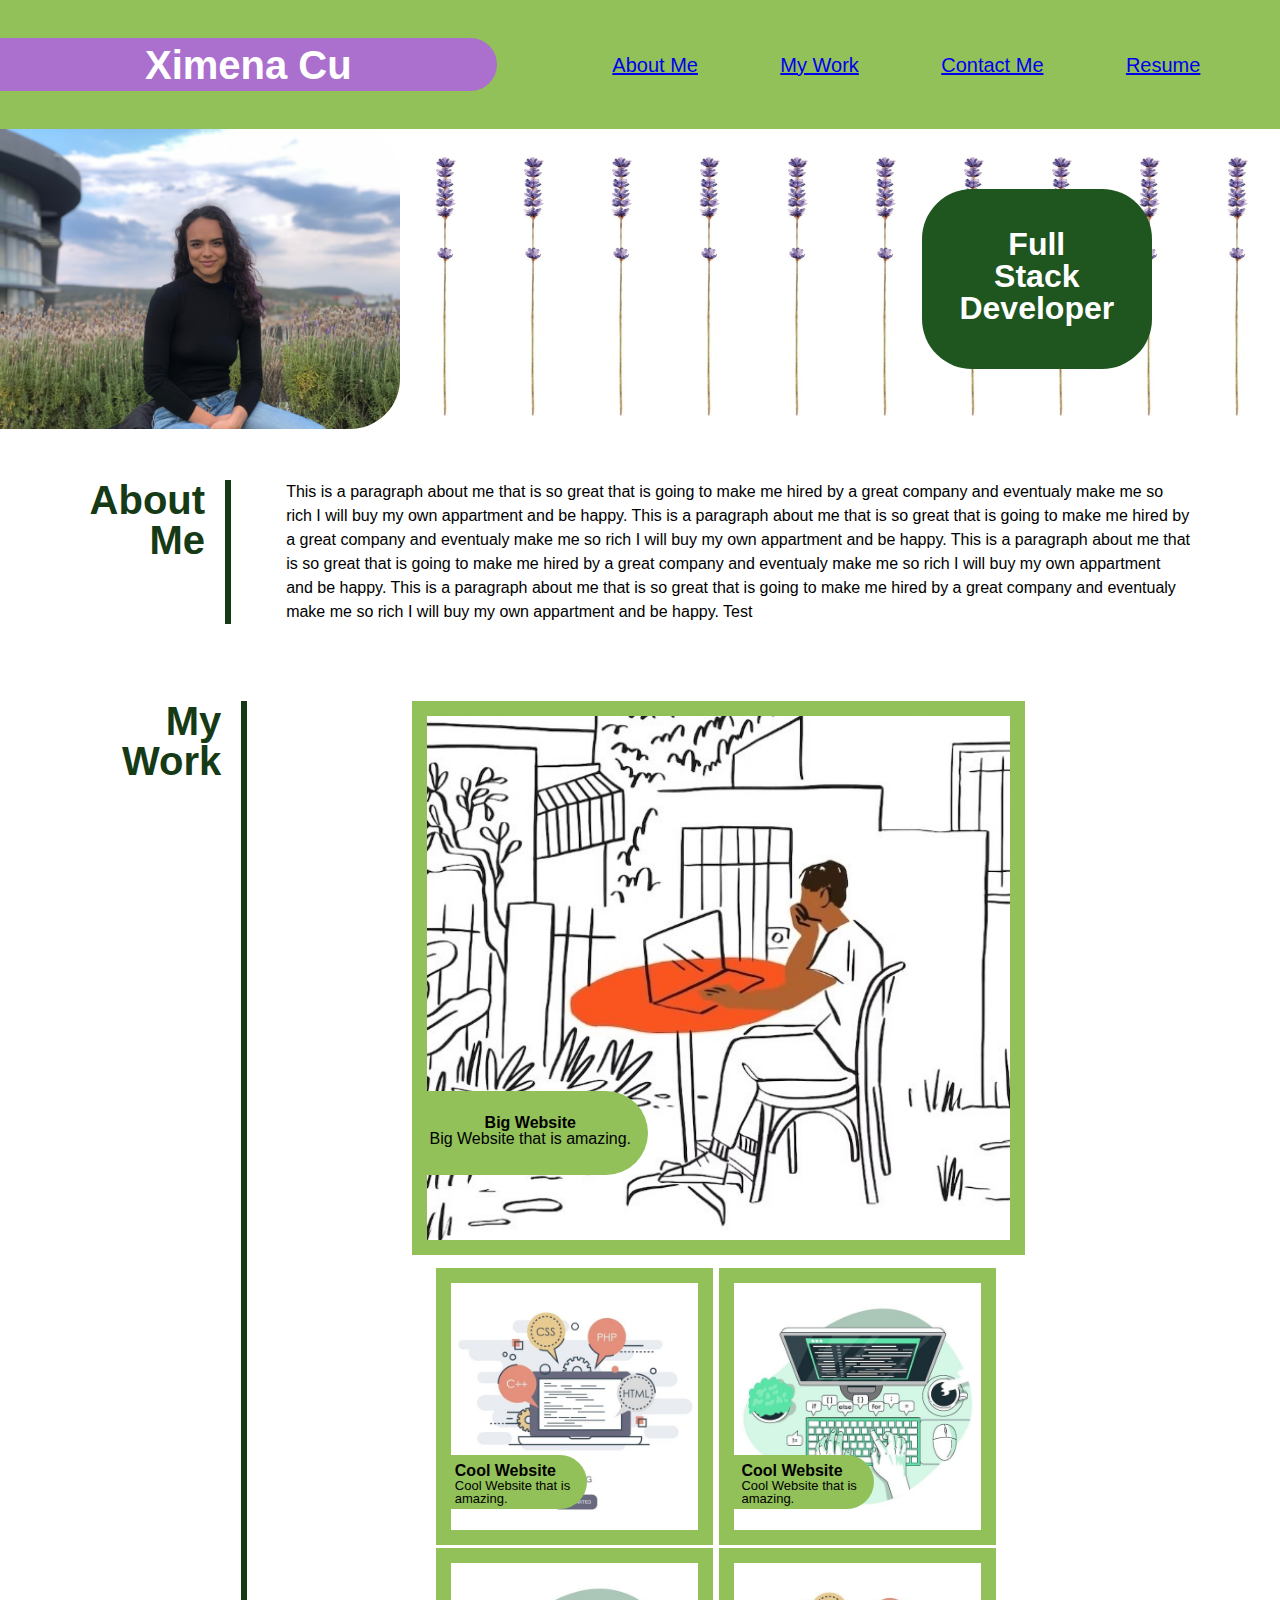
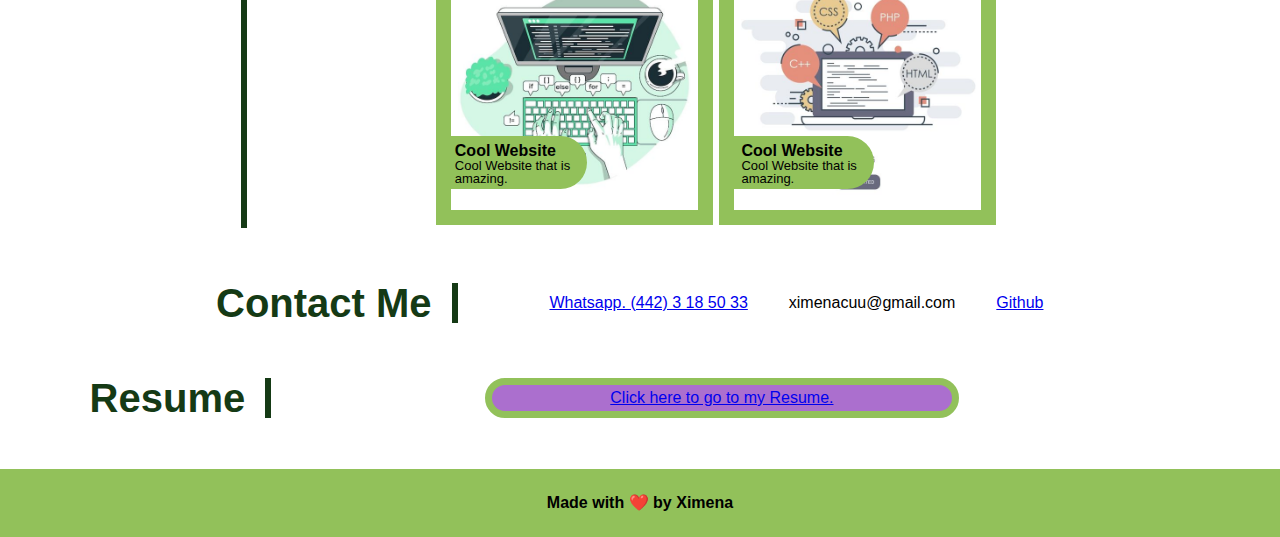
<file: index.html>
<!DOCTYPE html>
<html lang="en">
<head>
    <meta charset="UTF-8">
    <meta http-equiv="X-UA-Compatible" content="IE=edge">
    <meta name="viewport" content="width=device-width, initial-scale=1.0">
    <title>Ximena Cu</title>
    <link rel="stylesheet" type="text/css" href="./assets/CSS/reset.css" /> 
    <link rel="stylesheet" type="text/css" href="./assets/CSS/style.css" /> 
</head>

<body>
    <header >  <!-- This is the HEADER section. -->
             <h1>Ximena Cu</h1>
    <ul>
        <li><a href="#About-Me">About Me</a></li>
        <li><a href="#My-Work">My Work</a></li>
        <li><a href="#Contact-Me">Contact Me</a></li>
        <li><a href="#Resume">Resume</a></li>
    </ul>
</header>

<figure>  <!-- This is the WELCOME IMAGE section. -->
    <section>
        <img id="welcomeimg" src="./assets/images/xime.jpg" alt="Welcome image."/>
        <img id="welcomeimg1" src="./assets/images/lavanda.jpg" alt="Welcome image."/> 
        <img id="welcomeimg1" src="./assets/images/lavanda.jpg" alt="Welcome image."/> 
        <img id="welcomeimg1" src="./assets/images/lavanda.jpg" alt="Welcome image."/> 
        <img id="welcomeimg1" src="./assets/images/lavanda.jpg" alt="Welcome image."/> 
        <img id="welcomeimg1" src="./assets/images/lavanda.jpg" alt="Welcome image."/> 
        <!-- <img id="welcomeimg" src="./assets/images/xime.jpg" alt="Welcome image."/> -->
        <img id="welcomeimg1" src="./assets/images/lavanda.jpg" alt="Welcome image."/>
        <img id="welcomeimg1" src="./assets/images/lavanda.jpg" alt="Welcome image."/> 
        <img id="welcomeimg1" src="./assets/images/lavanda.jpg" alt="Welcome image."/> 
        <img id="welcomeimg1" src="./assets/images/lavanda.jpg" alt="Welcome image."/> 
        <img id="welcomeimg1" src="./assets/images/lavanda.jpg" alt="Welcome image."/>
        <!-- <img id="welcomeimg" src="./assets/images/xime.jpg" alt="Welcome image."/> -->
    </section>
    <div> <h2>Full</h2><h2>Stack</h2><h2>Developer</h2> </div>
</figure>

<main> <!-- This is the MAIN section. -->
    <section class="aboutMe" id="About-Me"> <!-- This is the ABOUT ME section. -->
        <h1 class="title">About Me</h1>
        <p>This is a paragraph about me that is so great that is going to make me hired by a great company
            and eventualy make me so rich I will buy my own appartment and be happy.
            This is a paragraph about me that is so great that is going to make me hired by a great company
            and eventualy make me so rich I will buy my own appartment and be happy.
            This is a paragraph about me that is so great that is going to make me hired by a great company
            and eventualy make me so rich I will buy my own appartment and be happy.
            This is a paragraph about me that is so great that is going to make me hired by a great company
            and eventualy make me so rich I will buy my own appartment and be happy.
            Test
        </p>
    </section>

    <section class="myWork" id="My-Work"> <!-- This is the MY WORK section. -->
        <h1 class="title">My Work</h1>
        <section> <!-- class="boxes" -->
            <section class="bigbox"> 
                <a href="https://docs.google.com/document/d/1aOB8_Y081--ZI7wkBNObKgJrrNHsY9Tk8gBvNwQyGv8/edit?usp=sharing">
                <img id="bigimg" src="./assets/images/whitecomputer.jpg" alt="Work Example 1" /> </a>
                <div class="man"><h1>Big Website</h1><p>Big Website that is amazing.</p></div>
            </section>

            <section class="lilboxes">
                <section class="updown">
                    
                    <a id="link" href="https://docs.google.com/document/d/1aOB8_Y081--ZI7wkBNObKgJrrNHsY9Tk8gBvNwQyGv8/edit?usp=sharing">
                    <img class="smallimgs" src="./assets/images/workexample1.jpg" alt="Work Example 2"/> </a>
                    <div class="text" id="left"><h1>Cool Website</h1><p>Cool Website that is amazing.</p></div>
                    
                    <a  href="https://docs.google.com/document/d/1aOB8_Y081--ZI7wkBNObKgJrrNHsY9Tk8gBvNwQyGv8/edit?usp=sharing">
                    <img class="smallimgs" id="leftimg" src="./assets/images/workexample2.jpg" alt="Work Example 3"/> </a>
                    <div class="text" id="right"><h1>Cool Website</h1><p>Cool Website that is amazing.</p></div>
                    
                </section>

                <section class="updown">
                    <a  href="https://docs.google.com/document/d/1aOB8_Y081--ZI7wkBNObKgJrrNHsY9Tk8gBvNwQyGv8/edit?usp=sharing">
                    <img class="smallimgs" src="./assets/images/workexample2.jpg" alt="Work Example 4"/> </a>
                    <div class="text" id="left"><h1>Cool Website</h1><p>Cool Website that is amazing.</p></div>

                    <a  href="https://docs.google.com/document/d/1aOB8_Y081--ZI7wkBNObKgJrrNHsY9Tk8gBvNwQyGv8/edit?usp=sharing">
                    <img class="smallimgs" id="leftimg" src="./assets/images/workexample1.jpg" alt="Work Example 5"/> </a>
                    <div class="text" id="right"><h1>Cool Website</h1><p>Cool Website that is amazing.</p></div>
                </section>
            </section>
        </section>
    </section>

    <section class="contactMe" id="Contact-Me"> <!-- This is the CONTACT ME section. -->
        <h1 class="title">Contact Me</h1>
            <ul>
                <a  href="https://drive.google.com/file/d/1PFWlZJsjL4t47Tg2iePN_jIprRz4r8uS/view?usp=share_link">
                <li>Whatsapp. (442) 3 18 50 33</li></a>
                <li>ximenacuu@gmail.com</li>
                <a  href="https://github.com/Ximenacu">
                <li>Github</li></a>
            </ul>
    </section>

    <!-- This is the RESUME section. -->
    <section class="resume" id="Resume"> 
        <h1 class="title">Resume</h1>
        <div>
            <a  href="https://drive.google.com/file/d/1q07lzgMSc4uwspbaqQKFpc03dU_-IohT/view?usp=sharing">
            <p>Click here to go to my Resume.</p></a>
        </div>
    </section>

</main>

<footer>
    <h2>Made with ❤️️ by Ximena</h2>
</footer>

</body>

</html>
</file>
<file: assets/CSS/style.css>
body{
    background-color: white;
}

/* ------------- This is the HEADER section  */
header {
    background-color: #92C15A;
    font-family: 'Trebuchet MS', 'Lucida Sans Unicode', 'Lucida Grande', 'Lucida Sans', Arial, sans-serif;
    display: flex;
    justify-content: space-between;
    align-items: center;
    padding: 3%;
    padding-left: 0px;
}

header h1{  /* ---- Ximena Cu  */
    font-size: 40px;
    color: white;
    background-color: #ab6fce; /* #153A15  */
    border-top-right-radius: 50px;
    border-bottom-right-radius: 50px;
    width: 40%;
    text-align: center;
    padding: 0.5%;
    /* border: 7px solid #3B7020; #0C1D0F  */
    border-left: 0px;   
    /* border-right: 10px solid #3B7020 ; */
}   


header ul {   /* ---- Menu  */ 
    width: 54%;
    display: flex;
    justify-content:space-around;
    font-size: 20px;
}

/* ------------- This is the WELCOME IMAGE section  */
figure{
    position:relative
}

figure section{
    display: flex;
    justify-content: space-evenly;
}

#welcomeimg{
    /* width: 100%; */
    height: 300px;
    border-top-right-radius: 50px;
    border-bottom-right-radius: 50px;
}
#welcomeimg1{
    width: 7%;
    height: 300px;
}

figure div{ /* ---- FULL STACK DEV  */
    position: absolute;
    background-color: #1f551f; /* ---- #3B7020  */
    font-family:'Lucida Sans Unicode', 'Lucida Grande', 'Lucida Sans', Arial, sans-serif;
    color: white;
    bottom: 20%;
    right: 10%;
    width: 18%;
    height: 60%;
    text-align: center;
    font-size: 200%;
    border-radius: 50px;    
    padding-top: 3%;
}

/* ------------- This is the MAIN section  */
main{
    padding:4% 7%;
}

.title{
    border-right:6px solid #153A15 ;
    color: #153A15;
    padding-right: 20px;
    font-family: 'Trebuchet MS', 'Lucida Sans Unicode', 'Lucida Grande', 'Lucida Sans', Arial, sans-serif;
    font-size: 40px;
    text-align: right;
}

main img{
    border: 15px solid #92C15A;
}

/* ------------- This is the ABOUT ME section  */
.aboutMe{
    display: flex;
    margin-bottom: 7%;
}

.aboutMe p{ /* ---- about me paragraph  */
    padding-left: 5%;
    line-height: 150%;
}

/* ------------- This is the MY WORK  section  */
.myWork{
    display: flex;
}

.bigbox{
    margin-bottom: 1%;
    position: relative;
}

#bigimg{
    width:65%;
    margin-left: 17.5%;
}

.man{ 
    position: absolute;
    background-color: #92C15A;
    margin-left: 17.5%;
    bottom: 15%;
    width: 25%;
    height: 15%;
    border-top-right-radius: 50px;
    border-bottom-right-radius: 50px;
    text-align: center;
    padding-top: 2.5%;
}

main img:hover {
    border: 20px solid #6e9145;
}

#bigimg:hover .man {
    background-color: #795ac1;
}

/* ------------------------------------  */
.updown{
    display:flex;
    /* justify-content:center; */
    position: relative;
    padding-left: 20%;
    width: 80%;

}

.text{
    background-color: #92C15A;
    position: absolute;
    bottom: 14%;
    width: 20%;
    height: 19%;
    border-top-right-radius: 50px;
    border-bottom-right-radius: 50px;
    padding-top: 1%;
    padding-left: 2.5%;
}
#left{
    left: 25%;
}
#right{
    left: 63%;
}
.text p{
    font-size: 13px;
}

.smallimgs{
    width: 98%;
}

/* .smallimg:hover.text{
    background-color: #795ac1;
} */


/* ------------- This is the Contact Me section  */
.contactMe{
    display: flex;
    justify-content:space-evenly;
    align-items: center;
    padding: 5%;
}

.contactMe ul {  
    width: 54%;
    display: flex;
    justify-content:space-around;
}

/* ------------- This is the Resume section  */
#Resume{
    display: flex;
    justify-content:safe;
}

#Resume p{
    background-color:#ab6fce;
    border-radius: 50px;
    border: 7px solid #92C15A; 
    width: 200%;
    height: 100%;
    margin-left: 90%;
    text-align: center;
    padding-top: 2%;
}


/* ------------- This is the Resume section  */
footer{
    background-color: #92C15A;
    padding: 2%;
    text-align: center;
}
</file>
